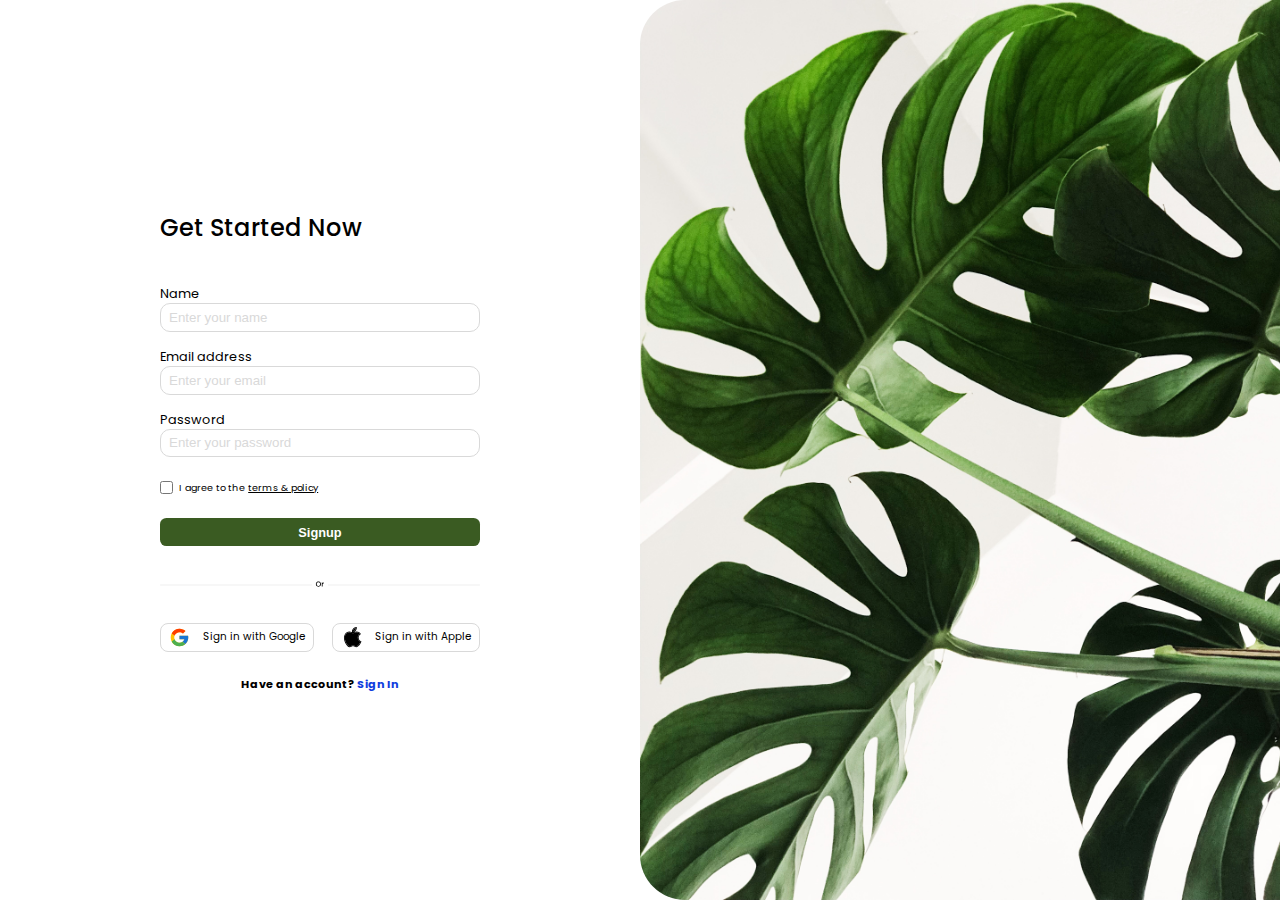
<file: index.html>
<!DOCTYPE html>
<html lang="en">
  <!-- 
    Design by Bhakthi Manjari 
        https://www.uxcrush.com/figma-desktop-signup-login-page/
    -->
  <head>
    <meta charset="UTF-8" />
    <meta http-equiv="X-UA-Compatible" content="IE=edge" />
    <meta name="viewport" content="width=device-width, initial-scale=1.0" />
    <link rel="preconnect" href="https://fonts.googleapis.com" />
    <link rel="preconnect" href="https://fonts.gstatic.com" crossorigin />
    <link
      href="https://fonts.googleapis.com/css2?family=Poppins:wght@500&display=swap"
      rel="stylesheet"
    />
    <link rel="stylesheet" href="styles/style.css" />
    <script src="src/index.js" type="module" defer></script>
    <title>Login Page</title>
  </head>
  <body>
    <main class="main">
      <div class="login-container">
        <div class="login">
          <h1 class="login-header">Get Started Now</h1>
          <form class="login-form" id="login-form">
            <div>
              <label for="name">Name</label>
              <input
                class="input input-text"
                type="text"
                id="name"
                name="name"
                placeholder="Enter your name"
              />
              <span class="form-error" id="name-error"></span>
            </div>
            <div>
              <label for="email">Email address</label>
              <input
                class="input input-text"
                type="text"
                id="email"
                name="email"
                placeholder="Enter your email"
              />
              <span class="form-error" id="email-error"></span>
            </div>
            <div>
              <label for="password">Password</label>
              <input
                class="input input-text"
                type="password"
                id="password"
                name="password"
                placeholder="Enter your password"
              />
              <span class="form-error" id="password-error"></span>
            </div>
            <div class="checkbox-container">
              <input
                class="input checkbox"
                type="checkbox"
                id="agree-terms"
                name="agree-terms"
              />
              <label for="agree-terms"
                >I agree to the
                <a class="terms-link" href="">terms & policy</a></label
              >
              <span class="form-error" id="terms-error"></span>
            </div>
            <input
              class="signup-button"
              id="signup-button"
              type="submit"
              value="Signup"
            />
          </form>
          <div class="alternatives">
            <img class="divider" src="assets/divider.svg" />
            <div class="signin-options">
              <div class="signin-google signin-button">
                <img class="signin-button-img" src="assets/google-logo.svg" />
                Sign in with Google
              </div>
              <div class="signin-apple signin-button">
                <img class="signin-button-img" src="assets/apple-logo.svg" />
                Sign in with Apple
              </div>
            </div>
            <h3 class="login-existing">
              Have an account?
              <a class="login-existing-link" href="login.html">Sign In</a>
            </h3>
          </div>
        </div>
      </div>
      <div class="side-image"></div>
    </main>
  </body>
</html>
</file>
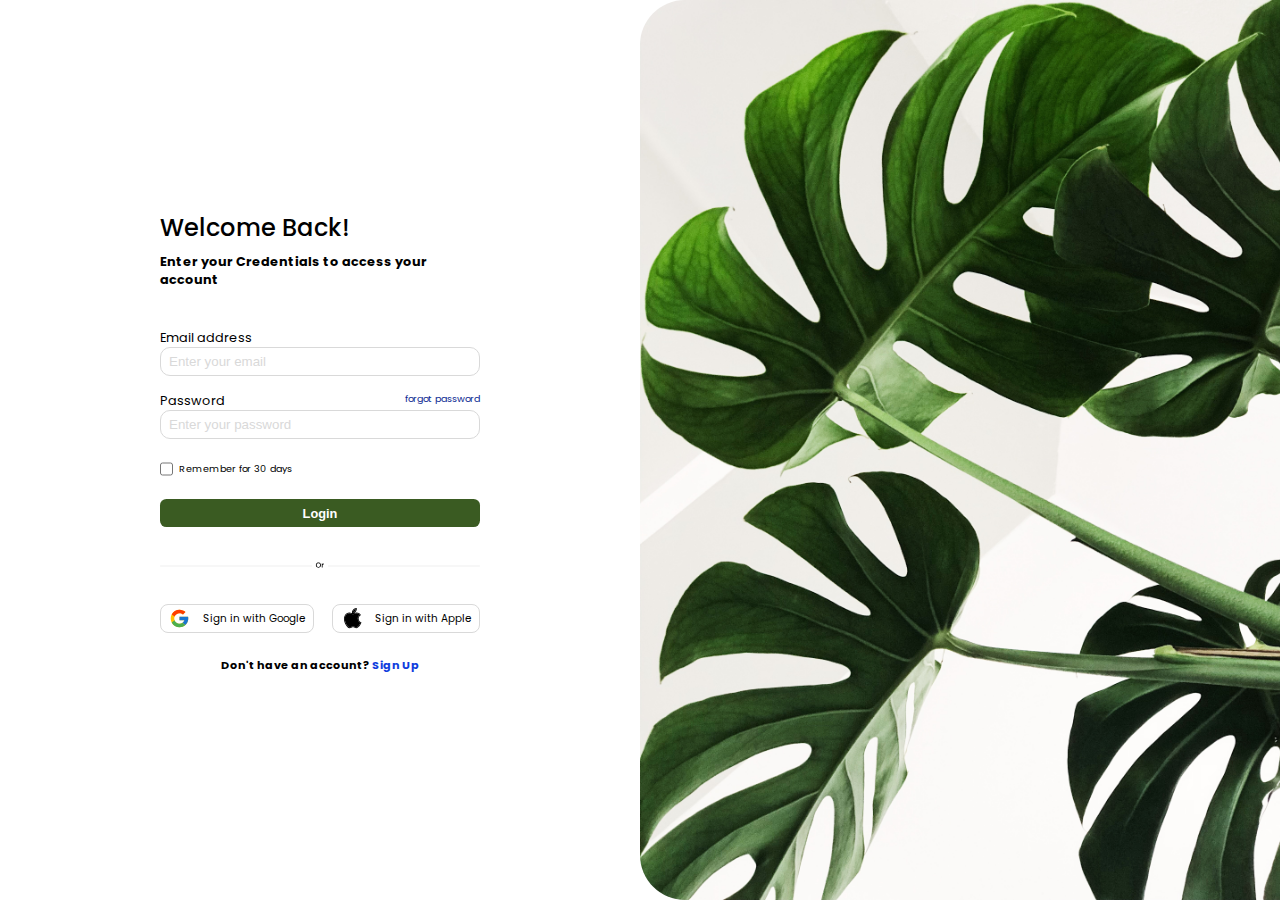
<file: login.html>
<!DOCTYPE html>
<html lang="en">
  <!-- 
    Design by Bhakthi Manjari 
        https://www.uxcrush.com/figma-desktop-signup-login-page/
    -->
  <head>
    <meta charset="UTF-8" />
    <meta http-equiv="X-UA-Compatible" content="IE=edge" />
    <meta name="viewport" content="width=device-width, initial-scale=1.0" />
    <link rel="preconnect" href="https://fonts.googleapis.com" />
    <link rel="preconnect" href="https://fonts.gstatic.com" crossorigin />
    <link
      href="https://fonts.googleapis.com/css2?family=Poppins:wght@500&display=swap"
      rel="stylesheet"
    />
    <link rel="stylesheet" href="styles/style.css" />
    <script src="src/login.js" type="module" defer></script>
    <title>Login Page</title>
  </head>
  <body>
    <main class="main">
      <div class="login-container">
        <div class="login">
          <h1 class="login-header">Welcome Back!</h1>
          <h2 class="login-text">
            Enter your Credentials to access your account
          </h2>
          <form class="login-form" id="login-form">
            <div>
              <label for="email">Email address</label>
              <input
                class="input input-text"
                type="text"
                id="email"
                name="email"
                placeholder="Enter your email"
              />
              <span class="form-error" id="email-error"></span>
            </div>
            <div>
              <label for="password">Password</label>
              <a class="forgot-password-link" href="">forgot password</a>
              <input
                class="input input-text"
                type="password"
                id="password"
                name="password"
                placeholder="Enter your password"
              />
              <span class="form-error" id="password-error"></span>
            </div>
            <div class="checkbox-container">
              <input
                class="input checkbox"
                type="checkbox"
                id="remember-me"
                name="remember-me"
              />
              <label for="remember-me">Remember for 30 days</label>
              <span class="form-error" id="remember-error"></span>
            </div>
            <input
              class="signup-button"
              id="login-button"
              type="submit"
              value="Login"
            />
          </form>
          <div class="alternatives">
            <img class="divider" src="assets/divider.svg" />
            <div class="signin-options">
              <div class="signin-google signin-button">
                <img class="signin-button-img" src="assets/google-logo.svg" />
                Sign in with Google
              </div>
              <div class="signin-apple signin-button">
                <img class="signin-button-img" src="assets/apple-logo.svg" />
                Sign in with Apple
              </div>
            </div>
            <h3 class="login-existing">
              Don't have an account?
              <a class="login-existing-link" href="index.html">Sign Up</a>
            </h3>
          </div>
        </div>
      </div>
      <div class="side-image"></div>
    </main>
  </body>
</html>
</file>
<file: styles/style.css>
* {
  margin: 0;
  padding: 0;
  box-sizing: border-box;
}

:root {
  --color-background: #ffffff;
  --dim-background: #f5f5f5;
  --extra-dim-background: #d9d9d9;
  --color-text: #000000;

  --color-ui-primary: #3a5b22;
  --hilite-ui-primary: #406823;
  --color-ui-primary-text: var(--color-background);

  --color-text-secondary: #0f3dde;
  --dim-text-secondary: #0c2a92;

  --error-text: #ff0000;

  background-color: var(--color-background);
  color: var(--color-text);
  font-family: "Poppins", sans-serif;
}

.input {
  height: 1.8rem;
}

.input-text {
  border: 1px solid var(--extra-dim-background);
  border-radius: 10px;
  width: 100%;
  padding-left: 0.5rem;
}

.checkbox {
  flex-shrink: 1;
}

.input::placeholder {
  color: var(--extra-dim-background);
}

.input[type="checkbox"] {
  width: 0.8rem;
}

.main {
  display: flex;
  justify-content: space-between;
}

.login-container {
  display: flex;
  justify-content: center;
  align-items: center;
  flex: 1;
  height: 100vh;
}

.side-image {
  width: 50vw;
  height: 100vh;
  background-size: cover;
  background-position: left;
  background-image: url("../assets/plant.jpg");
  border-radius: 45px 0 0 45px;
}

.login {
  width: 20rem;
  height: 30rem;
}

.login-header {
  font-size: 1.5rem;
  font-weight: 500;
  margin-bottom: 0.5rem;
}

.login-text {
  font-size: 0.8rem;
}

.login-form {
  display: flex;
  flex-direction: column;
  justify-content: space-around;
  gap: 1rem;
  font-size: 0.8rem;
  margin-top: 2.5rem;
}

.form-error {
  color: var(--error-text);
  font-size: 0.7rem;
}

.forgot-password-link {
  color: var(--dim-text-secondary);
  text-align: right;
  float: right;
  font-size: 0.6rem;
  text-decoration: none;
}

.checkbox-container {
  display: flex;
  align-items: center;
  gap: 0.4rem;
  font-size: 0.6rem;
}

.terms-link:visited {
  color: var(--color-text);
}

.signup-button {
  font-size: 0.8rem;
  font-weight: bold;
  color: var(--color-ui-primary-text);
  background-color: var(--color-ui-primary);
  border-radius: 0.4rem;
  border: none;
  cursor: pointer;
  flex: 0;
  padding: 0.4rem;
}
.signup-button:hover {
  background-color: var(--hilite-ui-primary);
}

.alternatives {
  height: 8rem;
  display: flex;
  flex-direction: column;
}

.divider {
  flex-grow: 1;
  margin: 2rem 0;
}

.signin-options {
  display: flex;
  justify-content: space-between;
}
.signin-button {
  display: flex;
  align-items: center;
  gap: 0.8rem;
  font-size: 0.65rem;
  white-space: nowrap;
  border: 1px solid var(--extra-dim-background);
  border-radius: 0.5rem;
  padding: 0.2rem 0.5rem;
  cursor: pointer;
}

.signin-button:hover {
  background-color: var(--dim-background);
}

.signin-button-img {
  width: 1.3rem;
}

.login-existing {
  margin-top: 1.5rem;
  font-size: 0.7rem;
  text-align: center;
}

.login-existing-link {
  color: var(--color-text-secondary);
  text-decoration: none;
}

@media only screen and (max-width: 800px) {
  main {
    flex-direction: column;
    gap: 2rem;
  }

  .side-image {
    order: 1;
    height: 10rem;
    width: 100%;
    background-position-y: -120px;
    border-radius: 0 0 45px 45px;
  }
  .login-container {
    order: 2;
  }
}
</file>
